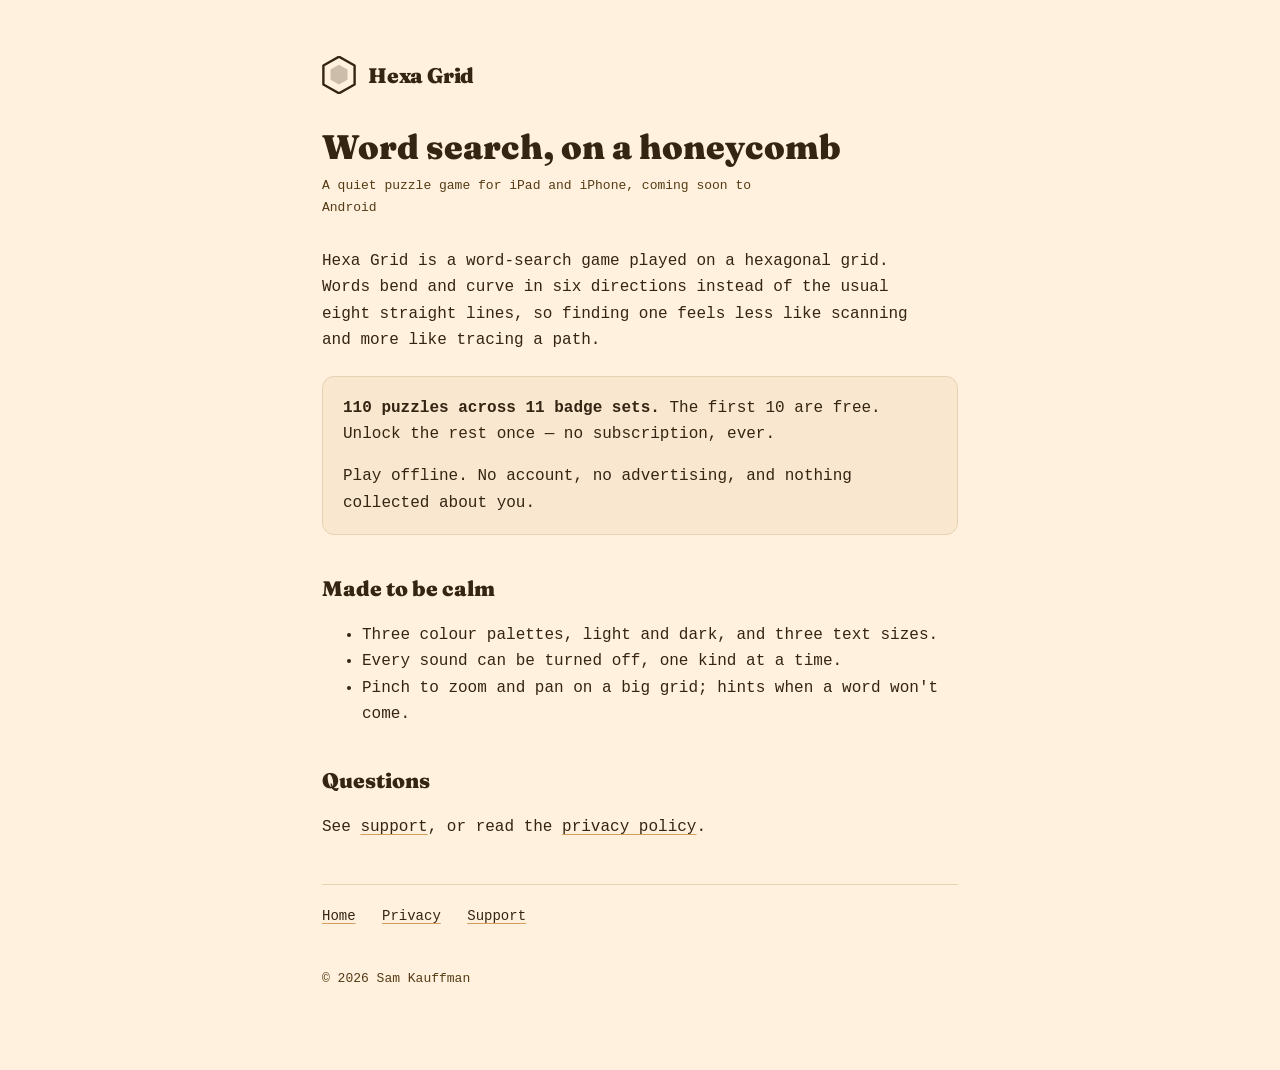
<file: index.html>
<!doctype html>
<html lang="en">
<head>
<meta charset="utf-8">
<meta name="viewport" content="width=device-width,initial-scale=1">
<title>Word search on a honeycomb — Hexa Grid</title>
<meta name="description" content="Hexa Grid is a hexagonal word-search puzzle game for iPad and iPhone, coming soon to Android.">
<link rel="preconnect" href="https://fonts.googleapis.com">
<link rel="preconnect" href="https://fonts.gstatic.com" crossorigin>
<link href="https://fonts.googleapis.com/css2?family=Fraunces:opsz,wght@9..144,900&family=Ubuntu+Mono:wght@400;700&display=swap" rel="stylesheet">
<link rel="stylesheet" href="_style.css">
</head>
<body>
<div class="wrap">
<header>
  <a class="mark" href="./" style="text-decoration:none;color:var(--ink)"><svg viewBox="0 0 100 112" aria-hidden="true"><polygon points="50,2 96,28 96,84 50,110 4,84 4,28" fill="none" stroke="currentColor" stroke-width="7" stroke-linejoin="round"/><polygon points="50,26 75,40 75,70 50,84 25,70 25,40" fill="currentColor" opacity=".25"/></svg><span>Hexa Grid</span></a>
</header>
<h1>Word search, on a honeycomb</h1>
<p class="updated">A quiet puzzle game for iPad and iPhone, coming soon to Android</p>
<p>Hexa Grid is a word-search game played on a hexagonal grid. Words bend and
curve in six directions instead of the usual eight straight lines, so finding
one feels less like scanning and more like tracing a path.</p>
<div class="card">
  <p><strong>110 puzzles across 11 badge sets.</strong> The first 10 are free.
  Unlock the rest once — no subscription, ever.</p>
  <p>Play offline. No account, no advertising, and nothing collected about you.</p>
</div>
<h2>Made to be calm</h2>
<ul>
  <li>Three colour palettes, light and dark, and three text sizes.</li>
  <li>Every sound can be turned off, one kind at a time.</li>
  <li>Pinch to zoom and pan on a big grid; hints when a word won't come.</li>
</ul>
<h2>Questions</h2>
<p>See <a href="./support.html">support</a>, or read the
<a href="./privacy.html">privacy policy</a>.</p>
<nav>
  <a href="./">Home</a>
  <a href="./privacy.html">Privacy</a>
  <a href="./support.html">Support</a>
</nav>
<footer>© 2026 Sam Kauffman</footer>
</div>
</body>
</html>
</file>
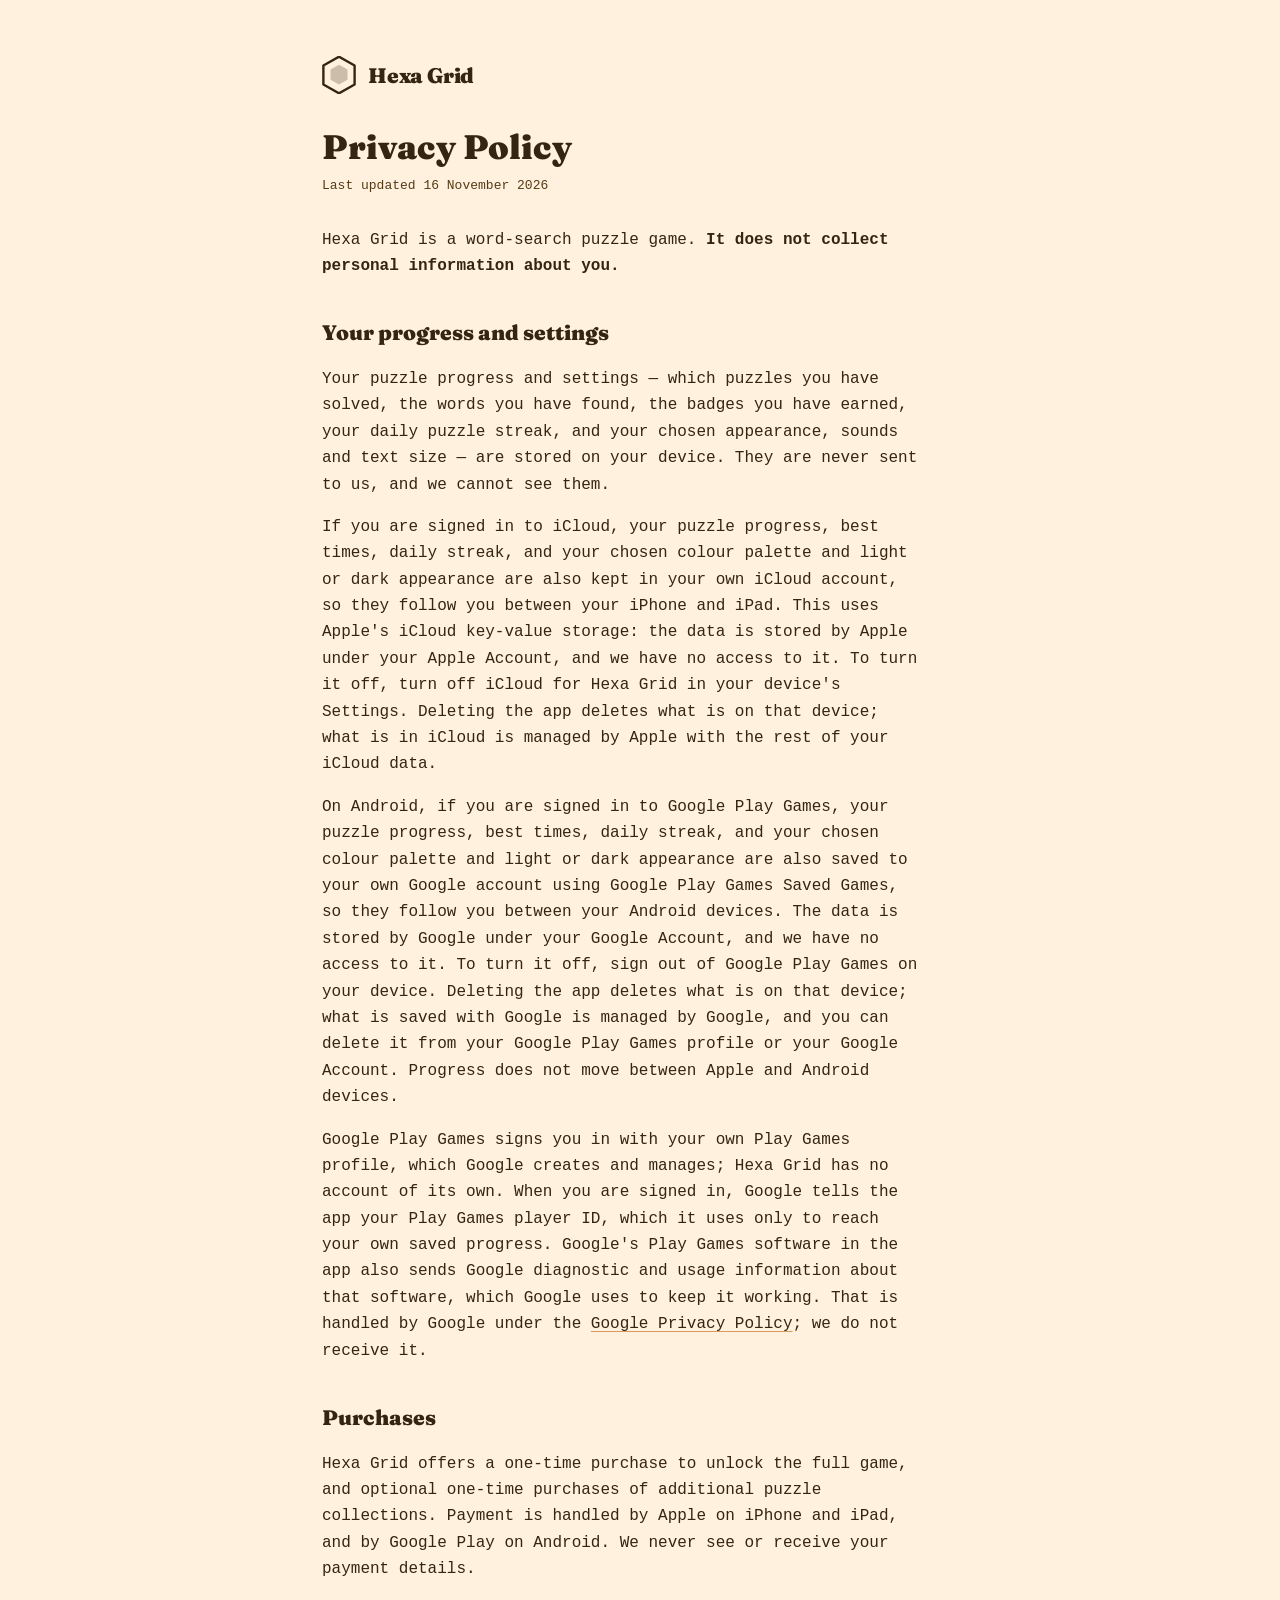
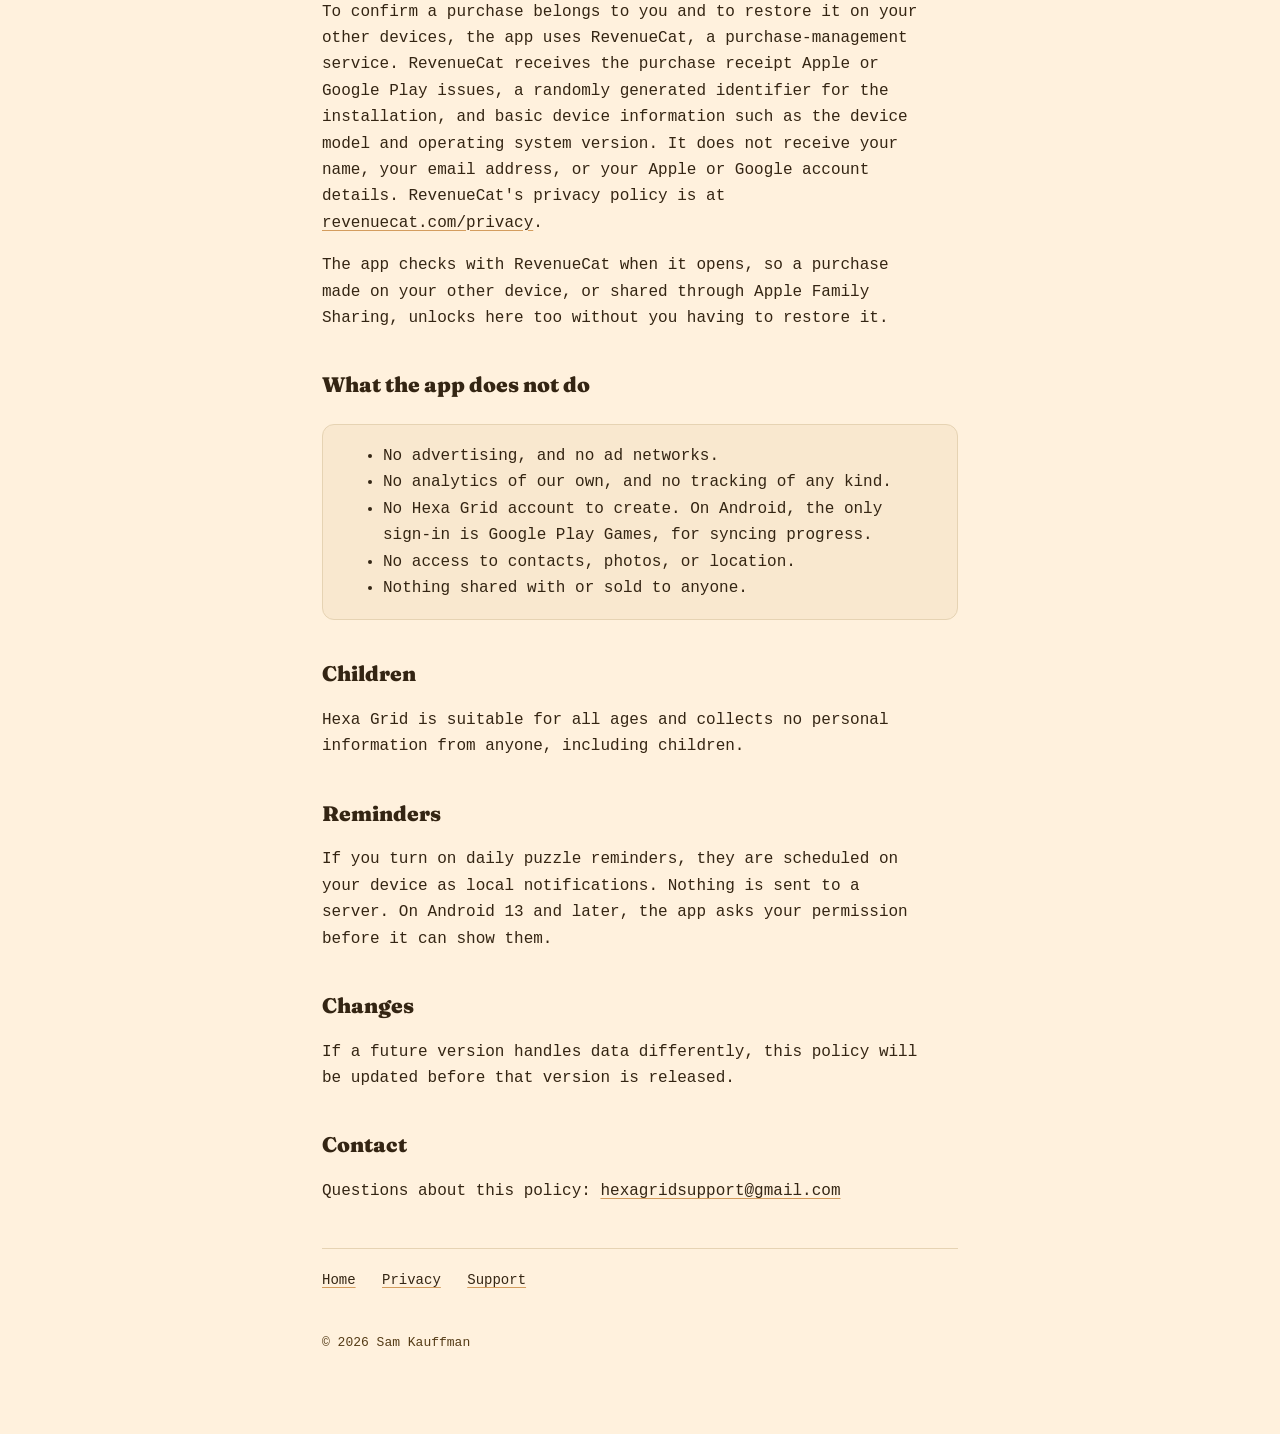
<file: privacy.html>
<!doctype html>
<html lang="en">
<head>
<meta charset="utf-8">
<meta name="viewport" content="width=device-width,initial-scale=1">
<title>Privacy Policy — Hexa Grid</title>
<meta name="description" content="Hexa Grid collects no personal information. Progress stays on your device and, if you choose, in your own iCloud or Google Play Games account.">
<link rel="preconnect" href="https://fonts.googleapis.com">
<link rel="preconnect" href="https://fonts.gstatic.com" crossorigin>
<link href="https://fonts.googleapis.com/css2?family=Fraunces:opsz,wght@9..144,900&family=Ubuntu+Mono:wght@400;700&display=swap" rel="stylesheet">
<link rel="stylesheet" href="_style.css">
</head>
<body>
<div class="wrap">
<header>
  <a class="mark" href="./" style="text-decoration:none;color:var(--ink)"><svg viewBox="0 0 100 112" aria-hidden="true"><polygon points="50,2 96,28 96,84 50,110 4,84 4,28" fill="none" stroke="currentColor" stroke-width="7" stroke-linejoin="round"/><polygon points="50,26 75,40 75,70 50,84 25,70 25,40" fill="currentColor" opacity=".25"/></svg><span>Hexa Grid</span></a>
</header>
<h1>Privacy Policy</h1>
<p class="updated">Last updated 16 November 2026</p>
<p>Hexa Grid is a word-search puzzle game. <strong>It does not collect personal
information about you.</strong></p>

<h2>Your progress and settings</h2>
<p>Your puzzle progress and settings — which puzzles you have solved, the words
you have found, the badges you have earned, your daily puzzle streak, and your
chosen appearance, sounds and text size — are stored on your device. They are
never sent to us, and we cannot see them.</p>
<p>If you are signed in to iCloud, your puzzle progress, best times, daily
streak, and your chosen colour palette and light or dark appearance are also
kept in your own iCloud account, so they follow you between your iPhone and
iPad. This uses Apple's iCloud key-value storage: the data is stored by Apple
under your Apple Account, and we have no access to it. To turn it off, turn off
iCloud for Hexa Grid in your device's Settings. Deleting the app deletes what is
on that device; what is in iCloud is managed by Apple with the rest of your
iCloud data.</p>
<p>On Android, if you are signed in to Google Play Games, your puzzle progress,
best times, daily streak, and your chosen colour palette and light or dark
appearance are also saved to your own Google account using Google Play Games
Saved Games, so they follow you between your Android devices. The data is stored
by Google under your Google Account, and we have no access to it. To turn it
off, sign out of Google Play Games on your device. Deleting the app deletes what
is on that device; what is saved with Google is managed by Google, and you can
delete it from your Google Play Games profile or your Google Account. Progress does
not move between Apple and Android devices.</p>
<p>Google Play Games signs you in with your own Play Games profile, which
Google creates and manages; Hexa Grid has no account of its own. When you are
signed in, Google tells the app your Play Games player ID, which it uses only to
reach your own saved progress. Google's Play Games software in the app also
sends Google diagnostic and usage information about that software, which Google
uses to keep it working. That is handled by Google under the
<a href="https://policies.google.com/privacy">Google Privacy Policy</a>; we
do not receive it.</p>

<h2>Purchases</h2>
<p>Hexa Grid offers a one-time purchase to unlock the full game, and optional
one-time purchases of additional puzzle collections. Payment is handled by
Apple on iPhone and iPad, and by Google Play on Android. We never see or receive
your payment details.</p>
<p>To confirm a purchase belongs to you and to restore it on your other devices,
the app uses RevenueCat, a purchase-management service. RevenueCat receives the
purchase receipt Apple or Google Play issues, a randomly generated identifier for the
installation, and basic device information such as the device model and
operating system version. It does not receive your name, your email address, or
your Apple or Google account details. RevenueCat's privacy policy is at
<a href="https://www.revenuecat.com/privacy">revenuecat.com/privacy</a>.</p>
<p>The app checks with RevenueCat when it opens, so a purchase made on your
other device, or shared through Apple Family Sharing, unlocks here too without you
having to restore it.</p>

<h2>What the app does not do</h2>
<div class="card">
<ul>
  <li>No advertising, and no ad networks.</li>
  <li>No analytics of our own, and no tracking of any kind.</li>
  <li>No Hexa Grid account to create. On Android, the only sign-in is Google Play Games, for syncing progress.</li>
  <li>No access to contacts, photos, or location.</li>
  <li>Nothing shared with or sold to anyone.</li>
</ul>
</div>

<h2>Children</h2>
<p>Hexa Grid is suitable for all ages and collects no personal information from
anyone, including children.</p>

<h2>Reminders</h2>
<p>If you turn on daily puzzle reminders, they are scheduled on your device as
local notifications. Nothing is sent to a server. On Android 13 and later, the
app asks your permission before it can show them.</p>

<h2>Changes</h2>
<p>If a future version handles data differently, this policy will be updated
before that version is released.</p>

<h2>Contact</h2>
<p>Questions about this policy: <a href="mailto:hexagridsupport@gmail.com">hexagridsupport@gmail.com</a></p>
<nav>
  <a href="./">Home</a>
  <a href="./privacy.html">Privacy</a>
  <a href="./support.html">Support</a>
</nav>
<footer>© 2026 Sam Kauffman</footer>
</div>
</body>
</html>
</file>
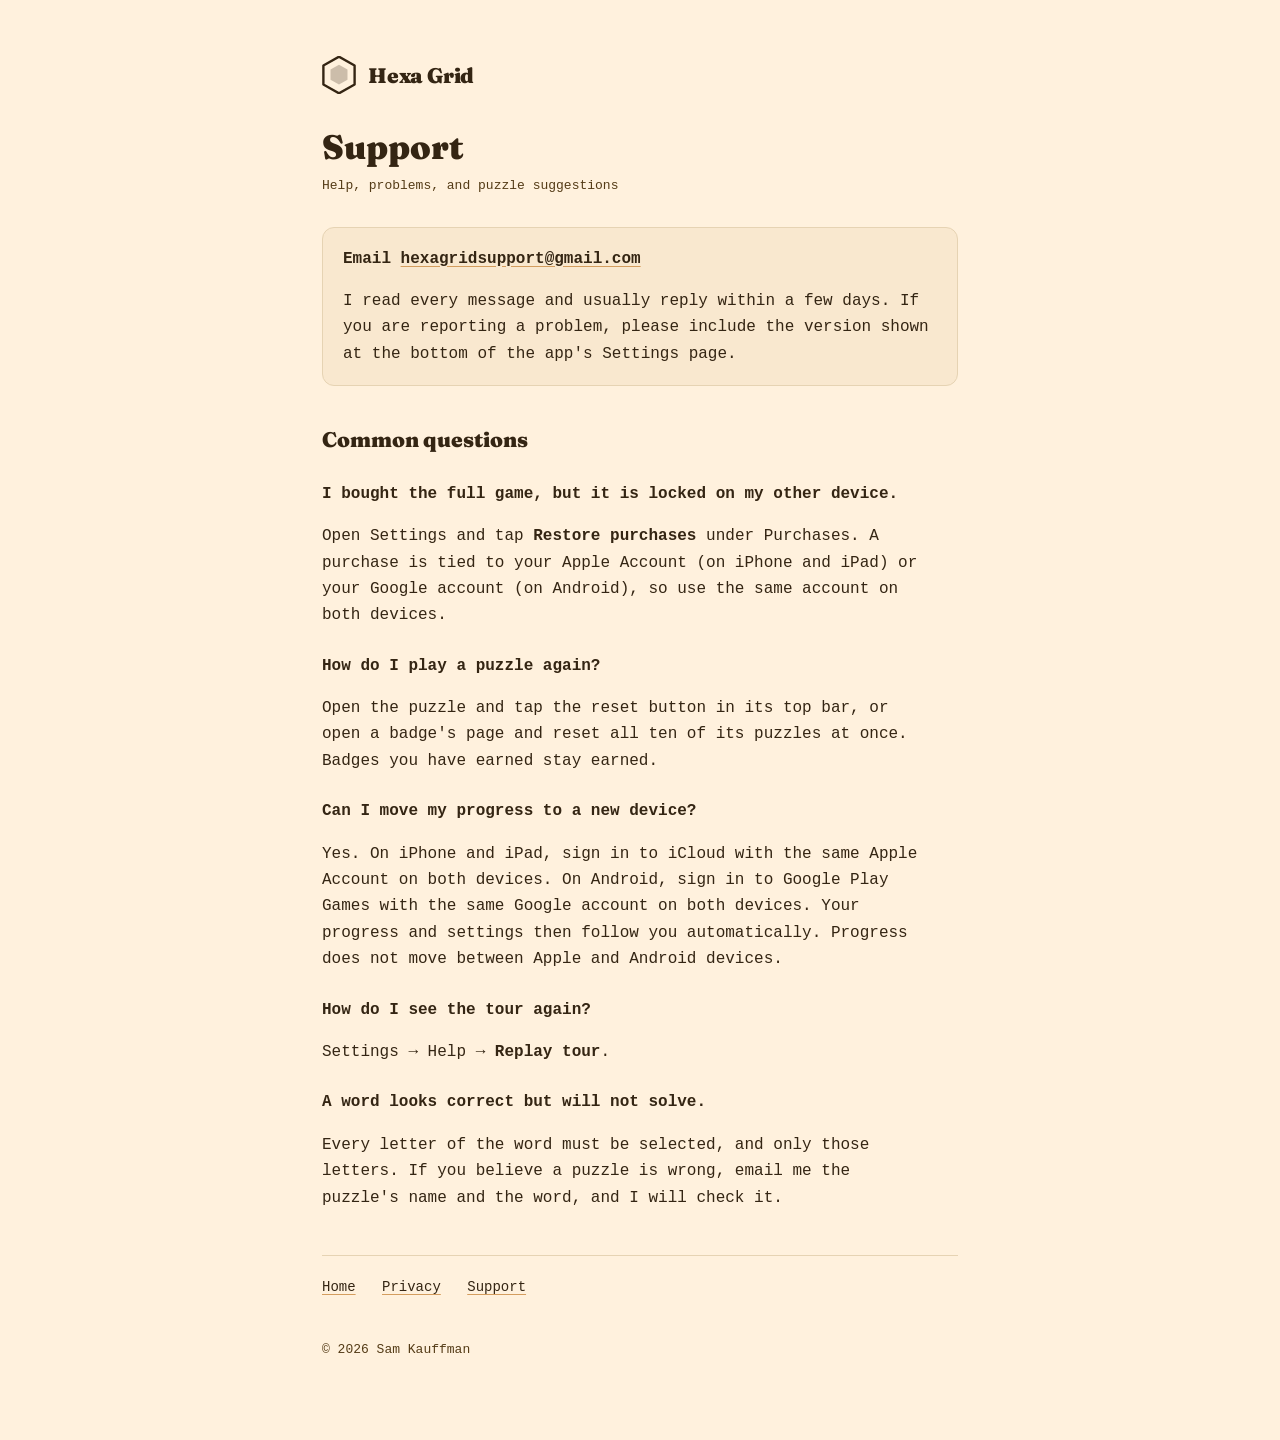
<file: support.html>
<!doctype html>
<html lang="en">
<head>
<meta charset="utf-8">
<meta name="viewport" content="width=device-width,initial-scale=1">
<title>Support — Hexa Grid</title>
<meta name="description" content="Help with Hexa Grid, and how to get in touch.">
<link rel="preconnect" href="https://fonts.googleapis.com">
<link rel="preconnect" href="https://fonts.gstatic.com" crossorigin>
<link href="https://fonts.googleapis.com/css2?family=Fraunces:opsz,wght@9..144,900&family=Ubuntu+Mono:wght@400;700&display=swap" rel="stylesheet">
<link rel="stylesheet" href="_style.css">
</head>
<body>
<div class="wrap">
<header>
  <a class="mark" href="./" style="text-decoration:none;color:var(--ink)"><svg viewBox="0 0 100 112" aria-hidden="true"><polygon points="50,2 96,28 96,84 50,110 4,84 4,28" fill="none" stroke="currentColor" stroke-width="7" stroke-linejoin="round"/><polygon points="50,26 75,40 75,70 50,84 25,70 25,40" fill="currentColor" opacity=".25"/></svg><span>Hexa Grid</span></a>
</header>
<h1>Support</h1>
<p class="updated">Help, problems, and puzzle suggestions</p>
<div class="card">
  <p><strong>Email <a href="mailto:hexagridsupport@gmail.com">hexagridsupport@gmail.com</a></strong></p>
  <p>I read every message and usually reply within a few days. If you are
  reporting a problem, please include the version shown at the bottom of the
  app's Settings page.</p>
</div>

<h2>Common questions</h2>

<h3>I bought the full game, but it is locked on my other device.</h3>
<p>Open Settings and tap <strong>Restore purchases</strong> under Purchases. A
purchase is tied to your Apple Account (on iPhone and iPad) or your Google
account (on Android), so use the same account on both devices.</p>

<h3>How do I play a puzzle again?</h3>
<p>Open the puzzle and tap the reset button in its top bar, or open a badge's
page and reset all ten of its puzzles at once. Badges you have earned stay
earned.</p>

<h3>Can I move my progress to a new device?</h3>
<p>Yes. On iPhone and iPad, sign in to iCloud with the same Apple Account on
both devices. On Android, sign in to Google Play Games with the same Google
account on both devices. Your progress and settings then follow you
automatically. Progress does not move between Apple and Android devices.</p>

<h3>How do I see the tour again?</h3>
<p>Settings → Help → <strong>Replay tour</strong>.</p>

<h3>A word looks correct but will not solve.</h3>
<p>Every letter of the word must be selected, and only those letters. If you
believe a puzzle is wrong, email me the puzzle's name and the word, and I will
check it.</p>
<nav>
  <a href="./">Home</a>
  <a href="./privacy.html">Privacy</a>
  <a href="./support.html">Support</a>
</nav>
<footer>© 2026 Sam Kauffman</footer>
</div>
</body>
</html>
</file>
<file: _style.css>
/* Hexa Grid — site styles. Colours are the app's own Cream & Honey palette. */
:root{
  --paper:#FFF1DD; --card:#F9E8CF; --ink:#342513; --ink-soft:#543B16;
  --honey:#D49D5E; --rule:#E6D3B3;
}
@media (prefers-color-scheme:dark){
  :root{ --paper:#141212; --card:#241B12; --ink:#FFF1DD; --ink-soft:#D49D5E;
         --honey:#F0BB77; --rule:#40331F; }
}
*{box-sizing:border-box}
body{margin:0;background:var(--paper);color:var(--ink);line-height:1.65;
  font-family:"Ubuntu Mono",ui-monospace,"SF Mono",Menlo,monospace;font-size:16px}
.wrap{max-width:680px;margin:0 auto;padding:56px 22px 80px}
header{margin-bottom:34px}
.mark{display:flex;align-items:center;gap:12px;margin-bottom:22px}
.mark svg{width:34px;height:38px;flex:none}
.mark span{font-family:"Fraunces",Georgia,serif;font-weight:900;font-size:21px;letter-spacing:-.01em}
h1{font-family:"Fraunces",Georgia,serif;font-weight:900;font-size:34px;line-height:1.15;margin:0 0 8px}
h2{font-family:"Fraunces",Georgia,serif;font-weight:900;font-size:21px;margin:36px 0 8px}
h3{font-size:16px;margin:24px 0 4px}
p,li{max-width:62ch}
a{color:var(--ink);text-underline-offset:3px;text-decoration-color:var(--honey)}
a:hover{color:var(--ink-soft)}
.updated{color:var(--ink-soft);font-size:13px;margin:0 0 30px}
.card{background:var(--card);border:1px solid var(--rule);border-radius:12px;padding:18px 20px;margin:22px 0}
.card > :last-child{margin-bottom:0}
.card > :first-child{margin-top:0}
nav{margin-top:44px;padding-top:20px;border-top:1px solid var(--rule);font-size:14px}
nav a{margin-right:18px}
footer{margin-top:40px;color:var(--ink-soft);font-size:13px}
</file>
